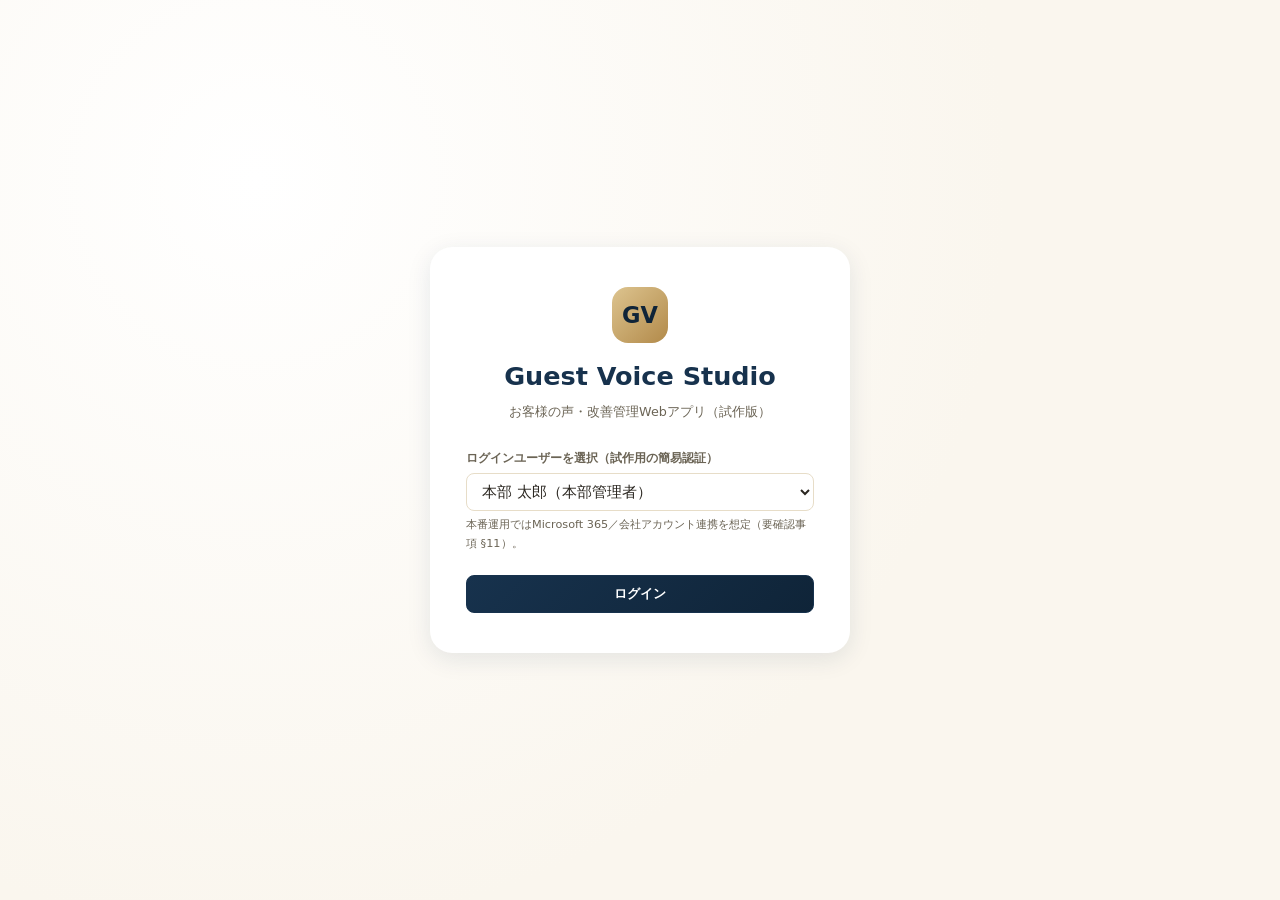
<file: index.html>
<!DOCTYPE html>
<html lang="ja">
<head>
<meta charset="UTF-8">
<meta name="viewport" content="width=device-width, initial-scale=1.0">
<title>お客様の声・改善管理 | Guest Voice Studio</title>
<link rel="stylesheet" href="css/styles.css">
</head>
<body>
<div id="app"></div>
<script type="module" src="js/app.js"></script>
</body>
</html>
</file>
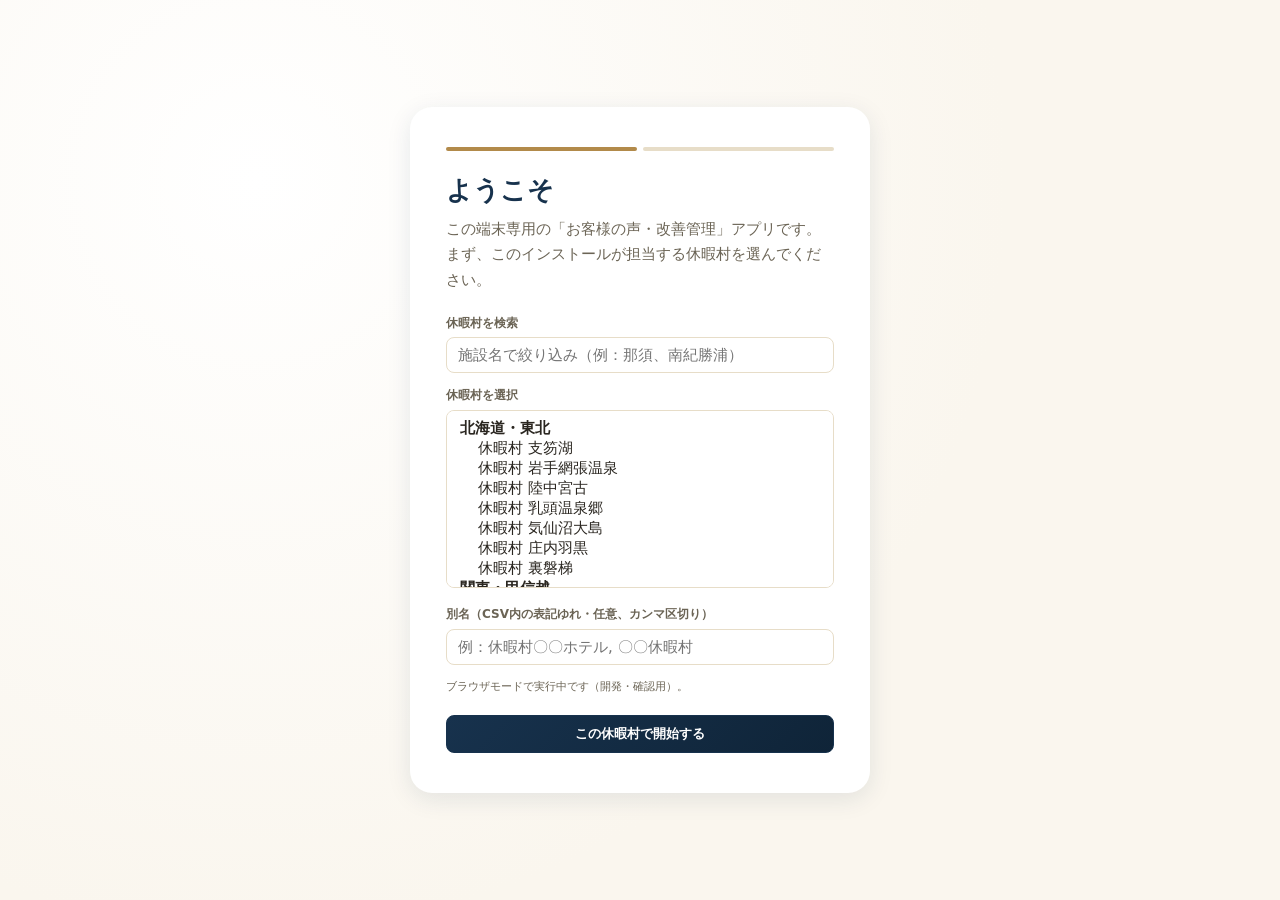
<file: desktop/webapp/index.html>
<!DOCTYPE html>
<html lang="ja">
<head>
<meta charset="UTF-8">
<meta name="viewport" content="width=device-width, initial-scale=1.0">
<title>お客様の声・改善管理 | Guest Voice Studio</title>
<!--
  ?v=... belt-and-suspenders cache-busting for the two entry resources
  (this file's own stylesheet/script tags) on every release. The primary
  fix for stale CSS/JS after an upgrade is MainWindow.xaml.cs explicitly
  clearing WebView2's HTTP disk cache on every launch (Profile.
  ClearBrowsingDataAsync) — that also covers the ES modules these entry
  files import, which a query string on just these two tags can't reach.
  Bump this string (matches MainWindow.xaml.cs's AppVersion) with every
  release anyway, since it's cheap and doesn't hurt.
-->
<link rel="stylesheet" href="css/styles.css?v=2.30.0">
</head>
<body>
<div id="app"></div>
<script type="module" src="js/app.js?v=2.30.0"></script>
</body>
</html>
</file>
<file: css/styles.css>
/* ==========================================================================
   Design system: "上質なブティックホテル" — ivory base, deep navy/green,
   muted gold accents, soft rounded cards, generous whitespace.
   ========================================================================== */

:root {
  --ivory: #faf6ee;
  --ivory-2: #f3ecdd;
  --card: #ffffff;
  --navy: #17324d;
  --navy-2: #0f2438;
  --green: #23453b;
  --gold: #b28a4a;
  --gold-soft: #ddc48f;
  --gold-bg: #f6ecd9;
  --ink: #2a2620;
  --ink-soft: #6b6455;
  --line: #e7ddc8;
  --good: #3f7a5c;
  --good-bg: #e8f3ec;
  --warn: #b2762f;
  --warn-bg: #faf0dd;
  --bad: #a13f3f;
  --bad-bg: #fbeaea;
  --info: #3a5f7d;
  --info-bg: #e9f1f6;
  --radius-s: 8px;
  --radius-m: 14px;
  --radius-l: 22px;
  --shadow-s: 0 1px 3px rgba(23, 50, 77, 0.08);
  --shadow-m: 0 6px 24px rgba(23, 50, 77, 0.10);
  --font: "Yu Gothic UI", "Hiragino Sans", "Noto Sans JP", "Meiryo", system-ui, sans-serif;
}

* { box-sizing: border-box; }

html, body {
  margin: 0;
  padding: 0;
  background: var(--ivory);
  color: var(--ink);
  font-family: var(--font);
  font-size: 15px;
  line-height: 1.7;
}

#app { min-height: 100vh; }

a { color: var(--info); }

h1, h2, h3, h4 { font-weight: 700; margin: 0 0 .5em; color: var(--navy); }
h1 { font-size: 1.7rem; }
h2 { font-size: 1.3rem; }
h3 { font-size: 1.08rem; }
p { margin: 0 0 .8em; }

button, input, select, textarea { font-family: inherit; font-size: inherit; }

/* ---------- App shell ---------- */
.app-shell { display: flex; min-height: 100vh; }

.sidebar {
  width: 232px;
  flex: 0 0 232px;
  background: linear-gradient(180deg, var(--navy) 0%, var(--navy-2) 100%);
  color: #f3ecdd;
  padding: 22px 14px;
  display: flex;
  flex-direction: column;
  gap: 4px;
}

.brand {
  display: flex;
  align-items: center;
  gap: 10px;
  padding: 6px 10px 22px;
  color: #fff;
}
.brand .mark {
  width: 34px; height: 34px; border-radius: 10px;
  background: linear-gradient(135deg, var(--gold-soft), var(--gold));
  display: flex; align-items: center; justify-content: center;
  font-weight: 700; color: var(--navy-2);
}
.brand .title { font-weight: 700; font-size: .98rem; line-height: 1.3; }
.brand .sub { font-size: .72rem; opacity: .7; }

.nav-item {
  display: flex; align-items: center; gap: 10px;
  padding: 10px 12px; border-radius: var(--radius-s);
  color: #dfe6ee; text-decoration: none; cursor: pointer;
  border: none; background: none; width: 100%; text-align: left;
  font-size: .92rem;
  transition: background .15s ease, color .15s ease;
}
.nav-item:hover { background: rgba(255,255,255,.08); color: #fff; }
.nav-item.active { background: rgba(178,138,74,.24); color: #fff; box-shadow: inset 3px 0 0 var(--gold-soft); }
.nav-item .en { display:block; font-size:.98rem; font-weight:600; }
.nav-item .ja { display:block; font-size:.72rem; opacity:.72; }

.sidebar-footer { margin-top: auto; padding: 12px 10px 0; border-top: 1px solid rgba(255,255,255,.12); }
.user-chip { display:flex; align-items:center; gap:8px; color:#e8ecf1; font-size:.82rem; }
.user-chip .role-badge { font-size:.68rem; background: rgba(178,138,74,.3); padding:2px 8px; border-radius:20px; color:#f6ecd9; }
.logout-btn { margin-top:10px; width:100%; background:none; border:1px solid rgba(255,255,255,.25); color:#e8ecf1; padding:7px; border-radius:var(--radius-s); cursor:pointer; font-size:.8rem; }
.logout-btn:hover { background: rgba(255,255,255,.08); }

.main { flex: 1; min-width: 0; display:flex; flex-direction:column; }

.topbar {
  padding: 18px 32px; display:flex; align-items:center; justify-content:space-between;
  border-bottom: 1px solid var(--line);
  background: var(--ivory);
  position: sticky; top:0; z-index: 5;
}
.topbar .screen-title .en { font-size:1.4rem; font-weight:700; color:var(--navy); }
.topbar .screen-title .ja { font-size:.85rem; color: var(--ink-soft); }
.topbar .kicker { font-size: .78rem; color: var(--ink-soft); }

.content { padding: 24px 32px 60px; flex:1; }

/* ---------- Cards & layout ---------- */
.card {
  background: var(--card);
  border-radius: var(--radius-l);
  border: 1px solid var(--line);
  box-shadow: var(--shadow-s);
  padding: 20px 22px;
}
.card + .card { margin-top: 18px; }
.card-title { display:flex; align-items:center; justify-content:space-between; margin-bottom: 14px; }
.card-title h2, .card-title h3 { margin: 0; }

.grid { display: grid; gap: 16px; }
.grid.cols-2 { grid-template-columns: repeat(2, 1fr); }
.grid.cols-3 { grid-template-columns: repeat(3, 1fr); }
.grid.cols-4 { grid-template-columns: repeat(4, 1fr); }
.grid.cols-5 { grid-template-columns: repeat(5, 1fr); }
@media (max-width: 1200px) { .grid.cols-4, .grid.cols-5 { grid-template-columns: repeat(2, 1fr); } }

.row { display:flex; gap: 16px; }
.row.wrap { flex-wrap: wrap; }
.stack { display:flex; flex-direction:column; gap:10px; }
.spacer { flex:1; }

/* ---------- Stat tiles ---------- */
.stat-tile {
  background: var(--card); border: 1px solid var(--line); border-radius: var(--radius-m);
  padding: 16px 18px; box-shadow: var(--shadow-s);
}
.stat-tile .label { font-size: .78rem; color: var(--ink-soft); margin-bottom: 6px; }
.stat-tile .value { font-size: 1.6rem; font-weight: 700; color: var(--navy); }
.stat-tile .value .unit { font-size: .95rem; font-weight: 500; color: var(--ink-soft); margin-left: 2px; }
.stat-tile .delta { font-size: .78rem; margin-top: 6px; display:inline-flex; align-items:center; gap:4px; padding: 2px 8px; border-radius: 20px; }
.stat-tile .delta.up { background: var(--good-bg); color: var(--good); }
.stat-tile .delta.down { background: var(--bad-bg); color: var(--bad); }
.stat-tile .delta.flat { background: var(--ivory-2); color: var(--ink-soft); }

/* ---------- Buttons ---------- */
.btn {
  display:inline-flex; align-items:center; gap:6px; cursor:pointer;
  border-radius: var(--radius-s); padding: 9px 16px; font-size: .88rem; font-weight: 600;
  border: 1px solid var(--line); background: var(--card); color: var(--navy);
  transition: all .15s ease;
}
.btn:hover { border-color: var(--gold); box-shadow: 0 0 0 3px rgba(178,138,74,.12); }
.btn.primary { background: linear-gradient(135deg, var(--navy), var(--navy-2)); color: #fff; border-color: var(--navy); }
.btn.primary:hover { box-shadow: 0 4px 14px rgba(23,50,77,.35); }
.btn.gold { background: linear-gradient(135deg, var(--gold-soft), var(--gold)); color: #2a2214; border-color: var(--gold); }
.btn.ghost { background: transparent; border-color: transparent; }
.btn.danger { color: var(--bad); border-color: var(--bad-bg); }
.btn.danger:hover { background: var(--bad-bg); }
.btn.small { padding: 5px 11px; font-size: .78rem; }
.btn:disabled { opacity: .45; cursor: not-allowed; }
.btn:disabled:hover { box-shadow:none; border-color:var(--line); }

/* ---------- Forms ---------- */
label { display:block; font-size: .8rem; color: var(--ink-soft); margin-bottom: 4px; font-weight: 600; }
input[type=text], input[type=date], input[type=number], input[type=email], input[type=password], select, textarea {
  width: 100%; padding: 8px 11px; border-radius: var(--radius-s); border: 1px solid var(--line);
  background: #fff; color: var(--ink);
}
input:focus, select:focus, textarea:focus { outline: none; border-color: var(--gold); box-shadow: 0 0 0 3px rgba(178,138,74,.15); }
textarea { resize: vertical; min-height: 70px; }
.field { margin-bottom: 12px; }
.field-row { display:flex; gap: 12px; }
.field-row > .field { flex: 1; }
.checkbox-row { display:flex; align-items:center; gap:8px; }
.checkbox-row input { width:auto; }
.hint { font-size: .75rem; color: var(--ink-soft); margin-top: 4px; }

/* ---------- Chips / badges / pills ---------- */
.chip {
  display:inline-flex; align-items:center; gap: 5px; padding: 4px 11px; border-radius: 20px;
  font-size: .78rem; background: var(--ivory-2); color: var(--ink); border: 1px solid var(--line);
  cursor: pointer; user-select: none;
}
.chip.active { background: var(--navy); color: #fff; border-color: var(--navy); }
.chip.gold.active { background: var(--gold); color: #2a2214; border-color: var(--gold); }
.chip button { border:none; background:none; cursor:pointer; color:inherit; padding:0; margin-left:2px; }

.badge { display:inline-flex; align-items:center; padding: 3px 10px; border-radius: 20px; font-size: .72rem; font-weight: 700; letter-spacing: .02em; }
.badge.status-未対応 { background: var(--bad-bg); color: var(--bad); }
.badge.status-対応中 { background: var(--warn-bg); color: var(--warn); }
.badge.status-対応済み { background: var(--info-bg); color: var(--info); }
.badge.status-効果確認済み { background: var(--good-bg); color: var(--good); }
.badge.priority-緊急確認 { background: var(--bad-bg); color: var(--bad); }
.badge.priority-優先対応 { background: var(--warn-bg); color: var(--warn); }
.badge.priority-改善候補 { background: var(--info-bg); color: var(--info); }
.badge.priority-要確認 { background: var(--ivory-2); color: var(--ink-soft); }
.badge.role { background: var(--gold-bg); color: var(--gold); }

/* ---------- Tables ---------- */
table { width: 100%; border-collapse: collapse; font-size: .88rem; }
th, td { text-align: left; padding: 9px 10px; border-bottom: 1px solid var(--line); vertical-align: top; }
th { color: var(--ink-soft); font-weight: 600; font-size: .76rem; text-transform: uppercase; letter-spacing: .03em; }
tbody tr:hover { background: var(--ivory-2); }
.table-wrap { overflow-x: auto; }

/* ---------- Word cloud ---------- */
.wordcloud { display:flex; flex-wrap: wrap; gap: 10px 14px; align-items: baseline; padding: 6px 2px; }
.wc-word {
  cursor: pointer; border: none; background: none; padding: 2px 4px; border-radius: 6px;
  color: var(--navy); font-weight: 700; transition: transform .12s ease, color .12s ease;
  line-height: 1.2;
}
.wc-word:hover { color: var(--gold); transform: translateY(-1px); }
.wc-word .count { font-size: .62em; color: var(--ink-soft); font-weight: 500; margin-left: 3px; }
.wc-word.negative { color: var(--bad); }
.wc-word.positive { color: var(--good); }

/* ---------- Misc ---------- */
.muted { color: var(--ink-soft); }
.empty-state { text-align:center; padding: 40px 20px; color: var(--ink-soft); }
.empty-state .icon { font-size: 2rem; margin-bottom: 8px; }
.divider { height: 1px; background: var(--line); margin: 16px 0; border: none; }
.scroll-x { overflow-x: auto; }
.tag-list { display:flex; flex-wrap:wrap; gap:6px; }

.modal-backdrop {
  position: fixed; inset: 0; background: rgba(23,36,50,.45); display:flex; align-items:center; justify-content:center; z-index: 50; padding: 24px;
}
.modal { background: var(--card); border-radius: var(--radius-l); padding: 24px; width: 560px; max-width: 100%; max-height: 88vh; overflow-y: auto; box-shadow: var(--shadow-m); }
.modal-header { display:flex; align-items:center; justify-content:space-between; margin-bottom: 14px; }
.modal-header button { background:none; border:none; font-size:1.3rem; cursor:pointer; color: var(--ink-soft); }

.toast-stack { position: fixed; bottom: 20px; right: 20px; display:flex; flex-direction:column; gap: 8px; z-index: 100; }
.toast { background: var(--navy); color:#fff; padding: 11px 18px; border-radius: var(--radius-s); box-shadow: var(--shadow-m); font-size: .85rem; animation: toast-in .25s ease; max-width: 340px; }
.toast.good { background: var(--good); }
.toast.warn { background: var(--warn); }
.toast.bad { background: var(--bad); }
@keyframes toast-in { from { opacity:0; transform: translateY(8px); } to { opacity:1; transform: translateY(0); } }

.celebrate {
  background: linear-gradient(120deg, var(--gold-bg), var(--ivory));
  border: 1px solid var(--gold-soft); border-radius: var(--radius-l);
  padding: 16px 20px; display:flex; align-items:center; gap: 14px;
}
.celebrate .emoji { font-size: 1.7rem; }
.celebrate strong { color: var(--gold); }

.progress-bar { height: 8px; border-radius: 20px; background: var(--ivory-2); overflow: hidden; }
.progress-bar > span { display:block; height:100%; background: linear-gradient(90deg, var(--gold-soft), var(--gold)); border-radius: 20px; transition: width .4s ease; }

.kanban { display:grid; grid-template-columns: repeat(4, 1fr); gap: 16px; align-items: start; }
.kanban-col { background: var(--ivory-2); border-radius: var(--radius-m); padding: 12px; min-height: 120px; }
.kanban-col h4 { display:flex; align-items:center; justify-content:space-between; font-size:.85rem; margin-bottom:10px; }
.kanban-card {
  background: var(--card); border-radius: var(--radius-s); padding: 11px 12px; margin-bottom: 10px;
  border: 1px solid var(--line); box-shadow: var(--shadow-s); cursor: pointer;
}
.kanban-card:hover { border-color: var(--gold); }
.kanban-card .title { font-weight: 700; font-size: .86rem; margin-bottom: 4px; color: var(--navy); }
.kanban-card .meta { font-size: .72rem; color: var(--ink-soft); }
.kanban-card.overdue { border-left: 3px solid var(--bad); }

.login-screen { min-height: 100vh; display:flex; align-items:center; justify-content:center; background: radial-gradient(circle at 20% 20%, #fff 0%, var(--ivory) 60%); }
.login-card { width: 420px; max-width: 92vw; background: var(--card); border-radius: var(--radius-l); box-shadow: var(--shadow-m); padding: 40px 36px; }
.login-card .brand-lockup { text-align:center; margin-bottom: 26px; }
.login-card .brand-lockup .mark { width:56px;height:56px;margin:0 auto 12px; border-radius:16px; background: linear-gradient(135deg, var(--gold-soft), var(--gold)); display:flex; align-items:center; justify-content:center; font-size:1.5rem; color:var(--navy-2); font-weight:700; }

.pill-toggle { display:inline-flex; background: var(--ivory-2); border-radius: 20px; padding: 3px; }
.pill-toggle button { border:none; background:none; padding: 6px 14px; border-radius: 20px; font-size: .8rem; cursor:pointer; color: var(--ink-soft); font-weight:600; }
.pill-toggle button.active { background: var(--navy); color: #fff; }

.dropzone {
  border: 2px dashed var(--gold-soft); border-radius: var(--radius-l); padding: 40px 20px; text-align:center; color: var(--ink-soft);
  background: var(--gold-bg); cursor: pointer; transition: all .15s ease;
}
.dropzone.drag-over { background: var(--gold-soft); border-color: var(--gold); }
.dropzone .icon { font-size: 2.2rem; margin-bottom: 10px; }

.svg-chart text { fill: var(--ink-soft); font-size: 11px; font-family: var(--font); }
.svg-chart .bar { fill: var(--navy); }
.svg-chart .bar.low { fill: var(--bad); }
.svg-chart .bar.mid { fill: var(--warn); }
.svg-chart .bar.high { fill: var(--good); }
.svg-chart .gridline { stroke: var(--line); stroke-width: 1; }
.svg-chart .axis { stroke: var(--ink-soft); }

.comment-item { border-bottom: 1px solid var(--line); padding: 10px 0; }
.comment-item:last-child { border-bottom: none; }
.comment-item .meta { display:flex; gap:10px; align-items:center; font-size:.75rem; color: var(--ink-soft); margin-bottom: 4px; }
.rating-dot { display:inline-flex; align-items:center; gap:2px; font-weight:700; }
.rating-dot.low { color: var(--bad); }
.rating-dot.mid { color: var(--warn); }
.rating-dot.high { color: var(--good); }

.tabs { display:flex; gap: 4px; border-bottom: 1px solid var(--line); margin-bottom: 16px; }
.tab-btn { border:none; background:none; padding: 10px 16px; cursor:pointer; font-size:.88rem; color: var(--ink-soft); font-weight:600; border-bottom: 2px solid transparent; }
.tab-btn.active { color: var(--navy); border-bottom-color: var(--gold); }

.settings-nav { display:flex; flex-direction:column; gap:4px; }
.settings-nav button { text-align:left; border:none; background:none; padding:9px 12px; border-radius:var(--radius-s); cursor:pointer; color: var(--ink); font-size:.86rem; }
.settings-nav button.active { background: var(--ivory-2); font-weight:700; color: var(--navy); }

/* print report */
@media print {
  .app-shell > .sidebar, .app-shell > .main > .topbar, .no-print { display: none !important; }
  .app-shell, .main, .content { display:block !important; padding:0 !important; margin:0 !important; }
  body { background: #fff; }
  .report-page { box-shadow:none !important; border: none !important; padding: 0 !important; }
}
.report-page { background:#fff; width: 210mm; min-height: 297mm; margin: 0 auto; padding: 16mm; box-shadow: var(--shadow-m); border-radius: 4px; }
.report-header { display:flex; justify-content:space-between; align-items:flex-start; border-bottom: 2px solid var(--navy); padding-bottom: 10px; margin-bottom: 16px; }
.report-header .company { font-weight:700; color: var(--navy); }
</file>
<file: desktop/webapp/css/styles.css>
/* ==========================================================================
   Design system: "上質なブティックホテル" — ivory base, deep navy/green,
   muted gold accents, soft rounded cards, generous whitespace.
   ========================================================================== */

:root {
  --ivory: #faf6ee;
  --ivory-2: #f3ecdd;
  --card: #ffffff;
  --navy: #17324d;
  --navy-2: #0f2438;
  /* v2.19: 16色のカラーテーマは気分転換ではなく色弱・低視力の方向けの
     アクセシビリティ機能として、明るい色〜暗い色まで選べるようにする
     必要がある。--navyは見出し文字など「常に明るいアイボリー背景の上の
     文字」としても使われているため、そのままテーマの対象にすると明るい
     色を選んだ瞬間に見出しが読めなくなる。そこで、テーマで変わるのは
     「サイドバー背景・主要ボタンなど、白系の文字と組みで使う面」専用の
     --brand/--brand-2に分離し、--navy/--navy-2は見出し文字用として常に
     読みやすい濃い色に固定する。--sidebar-text系・--brand-contrast-text
     は、選んだ--brandの明暗に応じてtheme.jsが白系／濃色系に一括で切替
     える（コントラストが常に保たれるようにするため）。 */
  --brand: #17324d;
  --brand-2: #0f2438;
  --brand-contrast-text: #fff;
  --sidebar-text: #f3ecdd;
  --sidebar-text-soft: #dfe6ee;
  --sidebar-overlay-1: rgba(255,255,255,.08);
  --sidebar-overlay-2: rgba(255,255,255,.12);
  --sidebar-overlay-3: rgba(255,255,255,.25);
  --sidebar-overlay-4: rgba(255,255,255,.3);
  --green: #23453b;
  --gold: #b28a4a;
  --gold-soft: #ddc48f;
  --gold-bg: #f6ecd9;
  --ink: #2a2620;
  --ink-soft: #6b6455;
  --line: #e7ddc8;
  --good: #3f7a5c;
  --good-bg: #e8f3ec;
  --warn: #b2762f;
  --warn-bg: #faf0dd;
  --bad: #a13f3f;
  --bad-bg: #fbeaea;
  --info: #3a5f7d;
  --info-bg: #e9f1f6;
  --radius-s: 8px;
  --radius-m: 14px;
  --radius-l: 22px;
  --shadow-s: 0 1px 3px rgba(23, 50, 77, 0.08);
  --shadow-m: 0 6px 24px rgba(23, 50, 77, 0.10);
  --font: "Yu Gothic UI", "Hiragino Sans", "Noto Sans JP", "Meiryo", system-ui, sans-serif;
}

* { box-sizing: border-box; }

html, body {
  margin: 0;
  padding: 0;
  background: var(--ivory);
  color: var(--ink);
  font-family: var(--font);
  font-size: 15px;
  line-height: 1.7;
}

#app { min-height: 100vh; }

a { color: var(--info); }

h1, h2, h3, h4 { font-weight: 700; margin: 0 0 .5em; color: var(--navy); }
h1 { font-size: 1.7rem; }
h2 { font-size: 1.3rem; }
h3 { font-size: 1.08rem; }
p { margin: 0 0 .8em; }

button, input, select, textarea { font-family: inherit; font-size: inherit; }

/* ---------- App shell ---------- */
.app-shell { display: flex; min-height: 100vh; }

.sidebar {
  width: 232px;
  flex: 0 0 232px;
  background: linear-gradient(180deg, var(--brand) 0%, var(--brand-2) 100%);
  color: var(--sidebar-text);
  padding: 22px 14px;
  display: flex;
  flex-direction: column;
  gap: 4px;
  /* Fixed while the content column scrolls (long pages no longer drag
     Lobby/Guest Voice nav off-screen with them). */
  position: sticky;
  top: 0;
  align-self: flex-start;
  height: 100vh;
  overflow-y: auto;
}

.brand {
  display: flex;
  align-items: center;
  gap: 10px;
  padding: 6px 10px 22px;
  color: var(--sidebar-text);
}
.brand .mark {
  width: 34px; height: 34px; border-radius: 10px;
  background: linear-gradient(135deg, var(--gold-soft), var(--gold));
  display: flex; align-items: center; justify-content: center;
  font-weight: 700; color: var(--navy-2);
}
.brand .title { font-weight: 700; font-size: .98rem; line-height: 1.3; }
.brand .sub { font-size: .72rem; opacity: .7; }

.nav-item {
  display: flex; align-items: center; gap: 10px;
  padding: 10px 12px; border-radius: var(--radius-s);
  color: var(--sidebar-text-soft); text-decoration: none; cursor: pointer;
  border: none; background: none; width: 100%; text-align: left;
  font-size: .92rem;
  transition: background .15s ease, color .15s ease;
}
.nav-item:hover { background: var(--sidebar-overlay-1); color: var(--sidebar-text); }
.nav-item.active { background: rgba(178,138,74,.24); color: var(--sidebar-text); box-shadow: inset 3px 0 0 var(--gold-soft); }
.nav-item .en { display:block; font-size:.98rem; font-weight:600; }
.nav-item .ja { display:block; font-size:.72rem; opacity:.72; }

.sidebar-footer { margin-top: auto; padding: 12px 10px 0; border-top: 1px solid var(--sidebar-overlay-2); }
.user-chip { display:flex; align-items:center; gap:8px; color: var(--sidebar-text-soft); font-size:.82rem; }
.user-chip .role-badge { font-size:.68rem; background: rgba(178,138,74,.3); padding:2px 8px; border-radius:20px; color:#f6ecd9; }
.logout-btn { margin-top:10px; width:100%; background:none; border:1px solid var(--sidebar-overlay-3); color: var(--sidebar-text-soft); padding:7px; border-radius:var(--radius-s); cursor:pointer; font-size:.8rem; }
.logout-btn:hover { background: var(--sidebar-overlay-1); }

.main { flex: 1; min-width: 0; display:flex; flex-direction:column; }

.topbar {
  padding: 18px 32px; display:flex; align-items:center; justify-content:space-between;
  border-bottom: 1px solid var(--line);
  background: var(--ivory);
  position: sticky; top:0; z-index: 5;
}
.topbar .screen-title .en { font-size:1.4rem; font-weight:700; color:var(--navy); }
.topbar .screen-title .ja { font-size:.85rem; color: var(--ink-soft); }
.topbar .kicker { font-size: .78rem; color: var(--ink-soft); }

.content { padding: 24px 32px 60px; flex:1; }

/* ---------- Cards & layout ---------- */
.card {
  background: var(--card);
  border-radius: var(--radius-l);
  border: 1px solid var(--line);
  box-shadow: var(--shadow-s);
  padding: 20px 22px;
}
.card + .card { margin-top: 18px; }
/* v2.18: that margin-top is meant for cards stacked vertically down a page,
   but the sibling combinator also matches two .card elements sitting
   side-by-side as .grid cells (e.g. Lobby's 増加している単語／減っている
   単語) — the second one got pushed down inside its own equal-height grid
   cell, throwing off the visual alignment between the two boxes. */
.grid > .card + .card { margin-top: 0; }
.card-title { display:flex; align-items:center; justify-content:space-between; margin-bottom: 14px; }
.card-title h2, .card-title h3 { margin: 0; }

.grid { display: grid; gap: 16px; }
.grid.cols-2 { grid-template-columns: repeat(2, 1fr); }
.grid.cols-3 { grid-template-columns: repeat(3, 1fr); }
.grid.cols-4 { grid-template-columns: repeat(4, 1fr); }
.grid.cols-5 { grid-template-columns: repeat(5, 1fr); }
@media (max-width: 1200px) { .grid.cols-4, .grid.cols-5 { grid-template-columns: repeat(2, 1fr); } }

.row { display:flex; gap: 16px; }
.row.wrap { flex-wrap: wrap; }
.stack { display:flex; flex-direction:column; gap:10px; }
.spacer { flex:1; }

/* ---------- Stat tiles ---------- */
.stat-tile {
  background: var(--card); border: 1px solid var(--line); border-radius: var(--radius-m);
  padding: 16px 18px; box-shadow: var(--shadow-s);
}
.stat-tile .label { font-size: .78rem; color: var(--ink-soft); margin-bottom: 6px; }
.stat-tile .value { font-size: 1.6rem; font-weight: 700; color: var(--navy); }
.stat-tile .value .unit { font-size: .95rem; font-weight: 500; color: var(--ink-soft); margin-left: 2px; }
.stat-tile .delta { font-size: .78rem; margin-top: 6px; display:inline-flex; align-items:center; gap:4px; padding: 2px 8px; border-radius: 20px; }
.stat-tile .delta.up { background: var(--good-bg); color: var(--good); }
.stat-tile .delta.down { background: var(--bad-bg); color: var(--bad); }
.stat-tile .delta.flat { background: var(--ivory-2); color: var(--ink-soft); }

/* ---------- Buttons ---------- */
.btn {
  display:inline-flex; align-items:center; gap:6px; cursor:pointer;
  border-radius: var(--radius-s); padding: 9px 16px; font-size: .88rem; font-weight: 600;
  border: 1px solid var(--line); background: var(--card); color: var(--navy);
  transition: all .15s ease;
}
.btn:hover { border-color: var(--gold); box-shadow: 0 0 0 3px rgba(178,138,74,.12); }
.btn.primary { background: linear-gradient(135deg, var(--brand), var(--brand-2)); color: var(--brand-contrast-text); border-color: var(--brand); }
.btn.primary:hover { box-shadow: 0 4px 14px rgba(23,50,77,.35); }
.btn.gold { background: linear-gradient(135deg, var(--gold-soft), var(--gold)); color: #2a2214; border-color: var(--gold); }
.btn.ghost { background: transparent; border-color: transparent; }
.btn.danger { color: var(--bad); border-color: var(--bad-bg); }
.btn.danger:hover { background: var(--bad-bg); }
.btn.small { padding: 5px 11px; font-size: .78rem; }
.btn:disabled { opacity: .45; cursor: not-allowed; }
.btn:disabled:hover { box-shadow:none; border-color:var(--line); }

/* ---------- Forms ---------- */
label { display:block; font-size: .8rem; color: var(--ink-soft); margin-bottom: 4px; font-weight: 600; }
input[type=text], input[type=date], input[type=number], input[type=email], input[type=password], select, textarea {
  width: 100%; padding: 8px 11px; border-radius: var(--radius-s); border: 1px solid var(--line);
  background: #fff; color: var(--ink);
}
input:focus, select:focus, textarea:focus { outline: none; border-color: var(--gold); box-shadow: 0 0 0 3px rgba(178,138,74,.15); }
/* Disabled fields (e.g. Guest Voiceの期間: カスタム以外を選んでいる時) を
   はっきり編集不可に見えるようにする。デフォルトのブラウザスタイルだけでは
   「グレーアウトしている雰囲気」が弱い、という実機フィードバック対応。 */
input:disabled, select:disabled, textarea:disabled {
  background: var(--ivory-2); color: var(--ink-soft); border-style: dashed;
  cursor: not-allowed; opacity: .75;
}
textarea { resize: vertical; min-height: 70px; }
.field { margin-bottom: 12px; }
.field-row { display:flex; gap: 12px; }
.field-row > .field { flex: 1; }
.checkbox-row { display:flex; align-items:center; gap:8px; }
.checkbox-row input { width:auto; }

/* v2.18: 16色のカラーテーマ（Settings＞ブランド・保存設定）*/
.theme-swatches { display:flex; flex-wrap:wrap; gap:10px; }
.theme-swatch {
  width:32px; height:32px; border-radius:50%; border: 2px solid transparent; cursor:pointer;
  box-shadow: inset 0 0 0 1px rgba(0,0,0,.12);
}
.theme-swatch:hover { transform: scale(1.08); }
.theme-swatch.active { border-color: var(--ink); box-shadow: 0 0 0 2px var(--card), 0 0 0 4px var(--gold); }

/* v2.18: 期限入力の日付ウィジェット（西暦4桁→月2桁→日2桁で頭から入力）*/
.date-widget { display:flex; align-items:center; gap:4px; }
.date-widget input { width:auto; text-align:center; padding:8px 4px; }
.date-widget .date-y { width:4.4em; }
.date-widget .date-m, .date-widget .date-d { width:2.8em; }
.date-widget .sep { color: var(--ink-soft); }

/* v2.18: 項目選択のプルダウン＋チェックボックス（Guest Voice／Report Studio）。
   項目数が多いとチップの羅列が何行にも折り返していたための対応。 */
.dropdown-check { position: relative; display: inline-block; }
.dropdown-check .caret { font-size: .7em; opacity: .7; }
.dropdown-check-panel {
  position: absolute; top: calc(100% + 4px); left: 0; z-index: 20; min-width: 220px; max-height: 280px;
  overflow-y: auto; background: var(--card); border: 1px solid var(--line); border-radius: var(--radius-m);
  box-shadow: var(--shadow-m); padding: 10px 12px;
}
.dropdown-check-panel .checkbox-row { padding: 3px 0; font-size: .86rem; }
.hint { font-size: .75rem; color: var(--ink-soft); margin-top: 4px; }

/* ---------- Chips / badges / pills ---------- */
.chip {
  display:inline-flex; align-items:center; gap: 5px; padding: 4px 11px; border-radius: 20px;
  font-size: .78rem; background: var(--ivory-2); color: var(--ink); border: 1px solid var(--line);
  cursor: pointer; user-select: none;
}
.chip.active { background: var(--brand); color: var(--brand-contrast-text); border-color: var(--brand); }
.chip.gold.active { background: var(--gold); color: #2a2214; border-color: var(--gold); }
/* v2.18: .chip defaults to a pointer cursor because most uses (filter
   selectors) really are clickable — but Lobby's rising/falling word lists
   reuse the same chip look purely for display, with no click handler at
   all, so the pointer cursor implied an action that wasn't there. */
.chip.static { cursor: default; }
.chip button { border:none; background:none; cursor:pointer; color:inherit; padding:0; margin-left:2px; }

.badge { display:inline-flex; align-items:center; padding: 3px 10px; border-radius: 20px; font-size: .72rem; font-weight: 700; letter-spacing: .02em; }
.badge.status-未対応 { background: var(--bad-bg); color: var(--bad); }
.badge.status-対応中 { background: var(--warn-bg); color: var(--warn); }
.badge.status-対応済み { background: var(--info-bg); color: var(--info); }
.badge.status-効果確認済み { background: var(--good-bg); color: var(--good); }
.badge.priority-緊急確認 { background: var(--bad-bg); color: var(--bad); }
.badge.priority-優先対応 { background: var(--warn-bg); color: var(--warn); }
.badge.priority-改善候補 { background: var(--info-bg); color: var(--info); }
.badge.priority-要確認 { background: var(--ivory-2); color: var(--ink-soft); }
.badge.role { background: var(--gold-bg); color: var(--gold); }

/* ---------- Tables ---------- */
table { width: 100%; border-collapse: collapse; font-size: .88rem; }
th, td { text-align: left; padding: 9px 10px; border-bottom: 1px solid var(--line); vertical-align: top; }
th { color: var(--ink-soft); font-weight: 600; font-size: .76rem; text-transform: uppercase; letter-spacing: .03em; }
/* v2.17: removed the blanket tbody tr:hover highlight — audited every
   screen and no <tr> anywhere in this app actually has a click handler, so
   the hover cue was suggesting an action that didn't exist (Lobby's item
   table, Guest Voice's record list, etc.). Rows that genuinely are
   interactive (the wc-ranking word buttons, kanban cards) carry their own
   cursor/hover styling already and are unaffected by this. If a table row
   ever becomes genuinely clickable, add hover/cursor styling scoped to that
   table specifically rather than reintroducing this globally. */
.table-wrap { overflow-x: auto; }
/* v2.18: opt-in for rows that genuinely do something (Lobby's 項目別表 ->
   Guest Voice click-through) — the positive counterpart of the removal
   above: mark it explicitly rather than relying on a blanket rule. */
tr.clickable-row { cursor: pointer; }
tr.clickable-row:hover { background: var(--ivory-2); }

/* ---------- Zoom control (persistent, every screen — see app.js) ---------- */
.zoom-control {
  position: fixed; right: 20px; bottom: 20px; z-index: 50;
  display: flex; align-items: center; gap: 2px;
  background: var(--brand); border-radius: 8px; padding: 4px; opacity: .92;
  box-shadow: var(--shadow-m);
}
.zoom-control button {
  border: none; background: transparent; color: var(--brand-contrast-text); cursor: pointer;
  font-weight: 700; border-radius: 6px; height: 26px;
}
.zoom-control button:hover { background: var(--sidebar-overlay-1); }
.zoom-control #zoomOut, .zoom-control #zoomIn { width: 30px; font-size: .9rem; }
.zoom-control #zoomReset { width: 56px; font-size: .82rem; padding: 0 4px; }

/* ---------- Word cloud ---------- */
.wordcloud { display:flex; flex-wrap: wrap; gap: 10px 14px; align-items: baseline; padding: 6px 2px; }
.wc-word {
  cursor: pointer; border: none; background: none; padding: 2px 4px; border-radius: 6px;
  color: var(--navy); font-weight: 700; transition: transform .12s ease, color .12s ease;
  line-height: 1.2;
}
.wc-word:hover { color: var(--gold); transform: translateY(-1px); }
.wc-word .count { font-size: .62em; color: var(--ink-soft); font-weight: 500; margin-left: 3px; }
.wc-word.negative { color: var(--bad); }
.wc-word.positive { color: var(--good); }
.wc-word.neutral { color: var(--info); }
.wc-word .wc-override-mark { font-size: .6em; margin-left: 2px; opacity: .7; }

/* Right-hand ranking table: the word IS clickable (opens its source
   comments), so it keeps the pointer cursor — v2.19 feedback was that
   removing it made a genuinely interactive element look inert. What stays
   suppressed is just the hover COLOR swap (still reads as an unrelated
   "selected" state at a glance) and the whole-row background tint.
   v2.11: the word's own hover color was already neutralized below, but the
   generic `tbody tr:hover` rule (Tables, above) was still tinting the whole
   row's background on hover — screenshots from real-machine testing showed
   this is what actually reads as "the whole row looks selectable", not the
   word text color. Scoped this table out of that generic rule too. */
.wc-ranking table tbody tr:hover { background: none; }
.wc-ranking .wc-word:hover { color: inherit; transform: none; }
.wc-ranking .wc-word.negative:hover { color: var(--bad); }
.wc-ranking .wc-word.positive:hover { color: var(--good); }
.wc-ranking .wc-word.neutral:hover { color: var(--info); }
/* v2.19: Compareの期間A/B比較は、renderWordCloud()を表示のみに流用して
   いて、クリックしても何も起きない（元コメントへのドリルダウンは
   Guest Voice側のみの機能）。cursor:pointerを継承したままだと逆に
   「押せそう」に見えてしまうため、この画面限定で無効にする。 */
.compare-wordcloud .wc-word { cursor: default; }
.compare-wordcloud .wc-word:hover { color: inherit; transform: none; }
.compare-wordcloud .wc-word.negative:hover { color: var(--bad); }
.compare-wordcloud .wc-word.positive:hover { color: var(--good); }
.compare-wordcloud .wc-word.neutral:hover { color: var(--info); }
.wc-legend { display:flex; gap:16px; align-items:center; padding: 4px 2px 12px; flex-wrap: wrap; }
.wc-legend-item { display:inline-flex; align-items:center; gap:6px; font-size:.78rem; color: var(--ink-soft); }
.wc-swatch { width:11px; height:11px; border-radius:50%; display:inline-block; }
.wc-swatch.positive { background: var(--good); }
.wc-swatch.negative { background: var(--bad); }
.wc-swatch.neutral { background: var(--info); }
.sentiment-pill { display:inline-flex; padding:2px 9px; border-radius:20px; font-size:.72rem; font-weight:700; }
.sentiment-pill.positive { background: var(--good-bg); color: var(--good); }
.sentiment-pill.negative { background: var(--bad-bg); color: var(--bad); }
.sentiment-pill.neutral { background: var(--info-bg); color: var(--info); }
.wc-editmode-banner { background: var(--gold-bg); border: 1px solid var(--gold-soft); border-radius: var(--radius-m); padding: 10px 14px; font-size: .82rem; margin-bottom: 10px; display:flex; align-items:center; gap:10px; }

/* ---------- Misc ---------- */
.muted { color: var(--ink-soft); }
.empty-state { text-align:center; padding: 40px 20px; color: var(--ink-soft); }
.empty-state .icon { font-size: 2rem; margin-bottom: 8px; }
.divider { height: 1px; background: var(--line); margin: 16px 0; border: none; }
.scroll-x { overflow-x: auto; }
.tag-list { display:flex; flex-wrap:wrap; gap:6px; }

.modal-backdrop {
  position: fixed; inset: 0; background: rgba(23,36,50,.45); display:flex; align-items:center; justify-content:center; z-index: 50; padding: 24px;
}
.modal { background: var(--card); border-radius: var(--radius-l); padding: 24px; width: 560px; max-width: 100%; max-height: 88vh; overflow-y: auto; box-shadow: var(--shadow-m); }
.modal-header { display:flex; align-items:center; justify-content:space-between; margin-bottom: 14px; }
.modal-header button { background:none; border:none; font-size:1.3rem; cursor:pointer; color: var(--ink-soft); }

.toast-stack { position: fixed; bottom: 20px; right: 20px; display:flex; flex-direction:column; gap: 8px; z-index: 100; }
.toast { background: var(--brand); color: var(--brand-contrast-text); padding: 11px 18px; border-radius: var(--radius-s); box-shadow: var(--shadow-m); font-size: .85rem; animation: toast-in .25s ease; max-width: 340px; }
/* good/warn/badは評価の意味を持つ固定色（テーマの対象外）なので、
   --brand-contrast-textが暗色側になっていてもここは常に白文字で固定する。 */
.toast.good { background: var(--good); color: #fff; }
.toast.warn { background: var(--warn); color: #fff; }
.toast.bad { background: var(--bad); color: #fff; }
@keyframes toast-in { from { opacity:0; transform: translateY(8px); } to { opacity:1; transform: translateY(0); } }

.celebrate {
  background: linear-gradient(120deg, var(--gold-bg), var(--ivory));
  border: 1px solid var(--gold-soft); border-radius: var(--radius-l);
  padding: 16px 20px; display:flex; align-items:center; gap: 14px;
}
.celebrate .emoji { font-size: 1.7rem; }
.celebrate strong { color: var(--gold); }

.progress-bar { height: 8px; border-radius: 20px; background: var(--ivory-2); overflow: hidden; }
.progress-bar > span { display:block; height:100%; background: linear-gradient(90deg, var(--gold-soft), var(--gold)); border-radius: 20px; transition: width .4s ease; }

.kanban { display:grid; grid-template-columns: repeat(4, 1fr); gap: 16px; align-items: start; }
.kanban-col { background: var(--ivory-2); border-radius: var(--radius-m); padding: 12px; min-height: 120px; }
.kanban-col h4 { display:flex; align-items:center; justify-content:space-between; font-size:.85rem; margin-bottom:10px; }
.kanban-card {
  background: var(--card); border-radius: var(--radius-s); padding: 11px 12px; margin-bottom: 10px;
  border: 1px solid var(--line); box-shadow: var(--shadow-s); cursor: pointer;
}
.kanban-card:hover { border-color: var(--gold); }
.kanban-card .title { font-weight: 700; font-size: .86rem; margin-bottom: 4px; color: var(--navy); }
.kanban-card .meta { font-size: .72rem; color: var(--ink-soft); }
.kanban-card.overdue { border-left: 3px solid var(--bad); }
/* v2.18: drag & drop status change */
.kanban-card.dragging { opacity: .4; }
.kanban-col.drop-target { background: var(--gold-bg); outline: 2px dashed var(--gold); outline-offset: -2px; }

.login-screen { min-height: 100vh; display:flex; align-items:center; justify-content:center; background: radial-gradient(circle at 20% 20%, #fff 0%, var(--ivory) 60%); }
.login-card { width: 420px; max-width: 92vw; background: var(--card); border-radius: var(--radius-l); box-shadow: var(--shadow-m); padding: 40px 36px; }
.login-card .brand-lockup { text-align:center; margin-bottom: 26px; }
.login-card .brand-lockup .mark { width:56px;height:56px;margin:0 auto 12px; border-radius:16px; background: linear-gradient(135deg, var(--gold-soft), var(--gold)); display:flex; align-items:center; justify-content:center; font-size:1.5rem; color:var(--navy-2); font-weight:700; }

.pill-toggle { display:inline-flex; background: var(--ivory-2); border-radius: 20px; padding: 3px; }
.pill-toggle button { border:none; background:none; padding: 6px 14px; border-radius: 20px; font-size: .8rem; cursor:pointer; color: var(--ink-soft); font-weight:600; }
.pill-toggle button.active { background: var(--brand); color: var(--brand-contrast-text); }

.dropzone {
  border: 2px dashed var(--gold-soft); border-radius: var(--radius-l); padding: 40px 20px; text-align:center; color: var(--ink-soft);
  background: var(--gold-bg); cursor: pointer; transition: all .15s ease;
}
.dropzone.drag-over { background: var(--gold-soft); border-color: var(--gold); }
.dropzone .icon { font-size: 2.2rem; margin-bottom: 10px; }

.svg-chart text { fill: var(--ink-soft); font-size: 11px; font-family: var(--font); }
.svg-chart .bar { fill: var(--navy); }
.svg-chart .bar.low { fill: var(--bad); }
.svg-chart .bar.mid { fill: var(--warn); }
.svg-chart .bar.high { fill: var(--good); }
.svg-chart .gridline { stroke: var(--line); stroke-width: 1; }
.svg-chart .axis { stroke: var(--ink-soft); }

.comment-item { border-bottom: 1px solid var(--line); padding: 10px 0; }
.comment-item:last-child { border-bottom: none; }
.comment-item .meta { display:flex; gap:10px; align-items:center; font-size:.75rem; color: var(--ink-soft); margin-bottom: 4px; }
.rating-dot { display:inline-flex; align-items:center; gap:2px; font-weight:700; }
.rating-dot.low { color: var(--bad); }
.rating-dot.mid { color: var(--warn); }
.rating-dot.high { color: var(--good); }

.tabs { display:flex; gap: 4px; border-bottom: 1px solid var(--line); margin-bottom: 16px; }
.tab-btn { border:none; background:none; padding: 10px 16px; cursor:pointer; font-size:.88rem; color: var(--ink-soft); font-weight:600; border-bottom: 2px solid transparent; }
.tab-btn.active { color: var(--navy); border-bottom-color: var(--gold); }

.settings-nav { display:flex; flex-direction:column; gap:4px; }
.settings-nav button { text-align:left; border:none; background:none; padding:9px 12px; border-radius:var(--radius-s); cursor:pointer; color: var(--ink); font-size:.86rem; }
.settings-nav button.active { background: var(--ivory-2); font-weight:700; color: var(--navy); }

/* print report */
.print-only { display: none; }
@media print {
  .app-shell > .sidebar, .app-shell > .main > .topbar, .no-print { display: none !important; }
  .app-shell, .main, .content { display:block !important; padding:0 !important; margin:0 !important; }
  body { background: #fff; }
  /* v2.19: Action Boardのカンバン列は印刷向きのレイアウトではないため、
     印刷時だけ専用の一覧表（.actionboard-print、通常時は非表示）に
     差し替える。同じ仕組みが必要になったら他の画面でも.print-only を
     再利用できる。 */
  .print-only { display: block !important; }
  .actionboard-print { padding: 16mm; }
  .actionboard-print h1 { font-size: 1.1rem; margin-bottom: 12px; }
  .actionboard-print table { border-collapse: collapse; width: 100%; font-size: .8rem; }
  .actionboard-print th, .actionboard-print td { border: 1px solid #999; padding: 5px 8px; vertical-align: top; }
  .actionboard-print th { background: var(--brand); color: var(--brand-contrast-text); }
  /* v2.17: this used to also force padding:0, which — combined with the
     @page margin:0 below (needed to suppress Chromium's own URL/date/
     page-number header-footer) — left the printed PDF with NO margin at
     all. .report-page's own 16mm padding is exactly what's supposed to
     supply the visual margin here, so it must survive print. */
  .report-page { box-shadow:none !important; border: none !important; }
  /* v2.16: the PDF fallback (window.print(), see reportstudio.js) waits
     ~1.2s before opening the print dialog so a toast can explain what's
     happening — but that toast (and the persistent zoom control) were
     still on-screen and got captured into the printed page/PDF itself. */
  .toast-stack, .zoom-control { display: none !important; }
}
/* Chromium reserves margin space for its own URL/date/page-number header
   and footer unless the page's own @page margin is zero — there's no CSS
   way to remove just the browser-added text while keeping page margins, so
   .report-page supplies its own 16mm padding instead (see below) and the
   @page margin here is zero. The "その他の設定 > ヘッダーとフッター"
   checkbox in the print dialog is the other way to turn it off. */
@page { margin: 0; }
.report-page { background:#fff; width: 210mm; min-height: 297mm; margin: 0 auto; padding: 16mm; box-shadow: var(--shadow-m); border-radius: 4px; }
.report-header { display:flex; justify-content:space-between; align-items:flex-start; border-bottom: 2px solid var(--navy); padding-bottom: 10px; margin-bottom: 16px; }
.report-header .company { font-weight:700; color: var(--navy); }

/* ---------- Desktop shell additions (storage path, backup) ---------- */
.path-box {
  display:flex; align-items:center; gap:10px; background: var(--ivory-2); border: 1px solid var(--line);
  border-radius: var(--radius-s); padding: 9px 12px; font-family: Consolas, "Cascadia Mono", monospace; font-size: .8rem;
  word-break: break-all;
}
.path-box .spacer { flex: 1; }
.setup-screen { min-height: 100vh; display:flex; align-items:center; justify-content:center; background: radial-gradient(circle at 20% 20%, #fff 0%, var(--ivory) 60%); }
.setup-card { width: 460px; max-width: 92vw; background: var(--card); border-radius: var(--radius-l); box-shadow: var(--shadow-m); padding: 40px 36px; }
.setup-steps { display:flex; gap:6px; margin-bottom: 18px; }
.setup-steps .step { flex:1; height:4px; border-radius:4px; background: var(--line); }
.setup-steps .step.done { background: var(--gold); }
</file>
